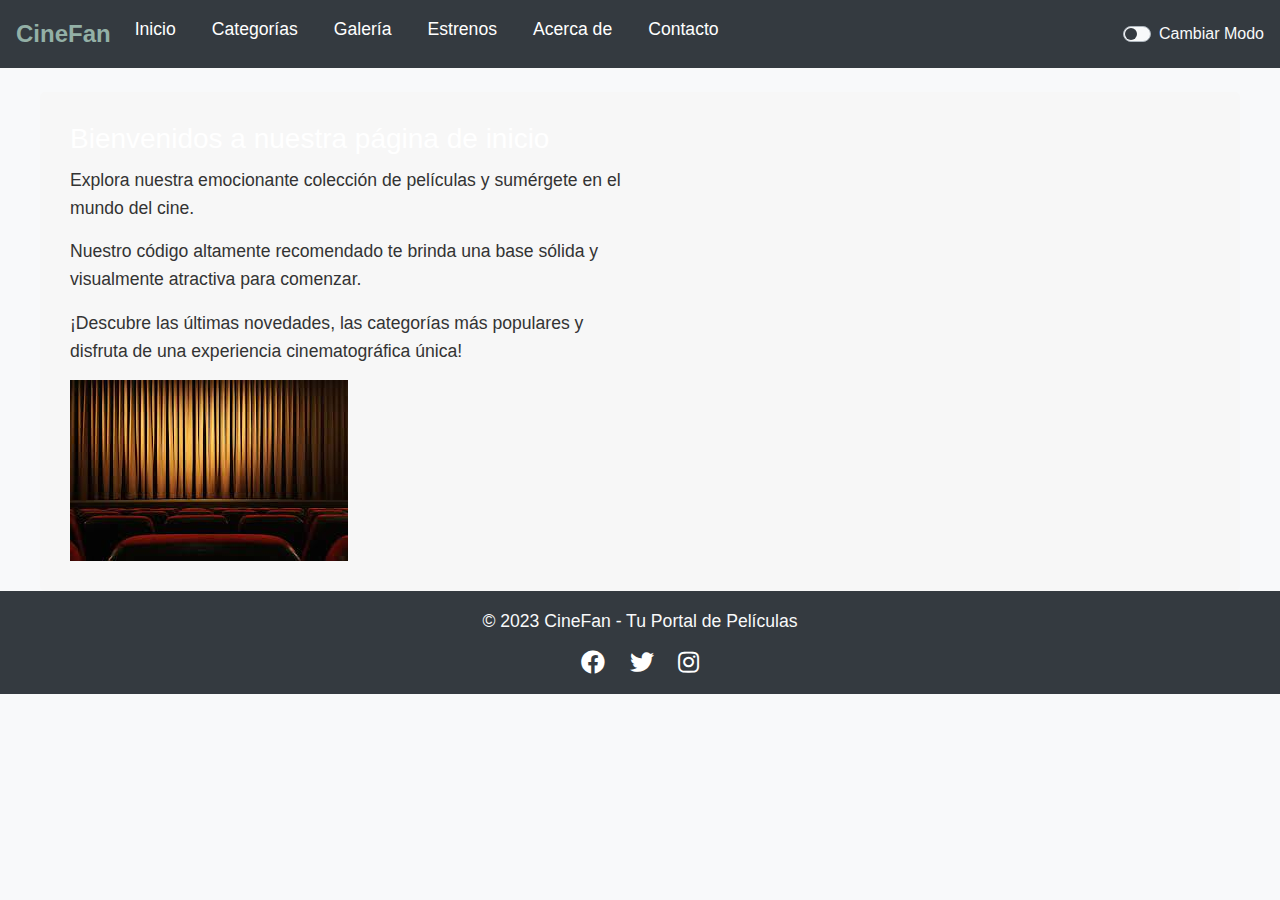
<file: index.html>
<!DOCTYPE html>
<html lang="en">

<head>
  <meta charset="UTF-8">
  <meta name="viewport" content="width=device-width, initial-scale=1.0">
  <title>CineFan - Tu Portal de Películas</title>
  <link rel="stylesheet" href="https://stackpath.bootstrapcdn.com/bootstrap/4.5.2/css/bootstrap.min.css">
  <link rel="stylesheet" href="https://cdnjs.cloudflare.com/ajax/libs/font-awesome/5.15.3/css/all.min.css">
  <link rel="stylesheet" href="style.css">
</head>

<body>

  <nav class="navbar navbar-expand-lg navbar-dark bg-dark">
    <a class="navbar-brand" href="#" style="color: rgb(147, 176, 166);">CineFan</a>

    <button class="navbar-toggler" type="button" data-toggle="collapse" data-target="#navbarNav"
      aria-controls="navbarNav" aria-expanded="false" aria-label="Toggle navigation">
      <span class="navbar-toggler-icon"></span>
    </button>

    <div class="collapse navbar-collapse" id="navbarNav">
      <ul class="navbar-nav mr-auto">
        <li class="nav-item">
          <a class="nav-link" href="index.html">Inicio</a>
        </li>
        <li class="nav-item">
          <a class="nav-link" href="categorias.html">Categorías</a>
        </li>
        <li class="nav-item">
          <a class="nav-link" href="galeria.html">Galería</a>
        </li>
        <li class="nav-item">
          <a class="nav-link" href="estrenos.html">Estrenos</a>
        </li>
        <li class="nav-item">
          <a class="nav-link" href="acerca.html">Acerca de</a>
        </li>
        <li class="nav-item">
          <a class="nav-link" href="contacto.html">Contacto</a>
        </li>
      </ul>

      <div class="custom-control custom-switch">
        <input type="checkbox" class="custom-control-input" id="darkModeToggle">
        <label class="custom-control-label text-light" for="darkModeToggle">Cambiar Modo</label>
      </div>
    </div>
  </nav>


  <div id="inicio" class="container mt-4 visible">
    <div class="row">
      <div class="col-md-6">
        <h1>Bienvenidos a nuestra página de inicio</h1>
        <p>Explora nuestra emocionante colección de películas y sumérgete en el mundo del cine.</p>
        <p>Nuestro código altamente recomendado te brinda una base sólida y visualmente atractiva para comenzar.</p>
        <p>¡Descubre las últimas novedades, las categorías más populares y disfruta de una experiencia cinematográfica única!</p>
        <div>
          <img src="inicio.jpg" class="img-fluid">
        </div>
      </div>
    </div>
  </div>  

  <footer class="bg-dark text-light text-center py-3" id="footer-index">
    <div class="container">
      <p>&copy; 2023 CineFan - Tu Portal de Películas</p>
      <div class="social-icons">
        <a href="https://www.facebook.com/tupagina" target="_blank" class="social-icon"><i
            class="fab fa-facebook"></i></a>
        <a href="https://twitter.com/tupagina" target="_blank" class="social-icon"><i class="fab fa-twitter"></i></a>
        <a href="https://www.instagram.com/tupagina" target="_blank" class="social-icon"><i
            class="fab fa-instagram"></i></a>
      </div>
    </div>
  </footer>


  <script src="https://code.jquery.com/jquery-3.5.1.slim.min.js"></script>
  <script src="https://cdn.jsdelivr.net/npm/@popperjs/core@2.9.1/dist/umd/popper.min.js"></script>
  <script src="https://stackpath.bootstrapcdn.com/bootstrap/4.5.2/js/bootstrap.min.js"></script>
  <script>
    const sections = document.querySelectorAll(".container");

    sections.forEach(section => {
      section.classList.add("hidden");
    });

    const toggleSection = (sectionId) => {
      sections.forEach(section => {
        section.classList.add("hidden");
      });

      const selectedSection = document.getElementById(sectionId);
      selectedSection.classList.remove("hidden");
    };

    const navLinks = document.querySelectorAll(".nav-link");

    navLinks.forEach(link => {
      link.addEventListener("click", (event) => {
        const target = event.target.getAttribute("href").substring(1);
        toggleSection(target);
      });
    });

    const darkModeToggle = document.getElementById("darkModeToggle");
    const body = document.body;

    darkModeToggle.addEventListener("change", () => {
      body.classList.toggle("dark-mode");
    });
  </script>
</body>

</html>
</file>
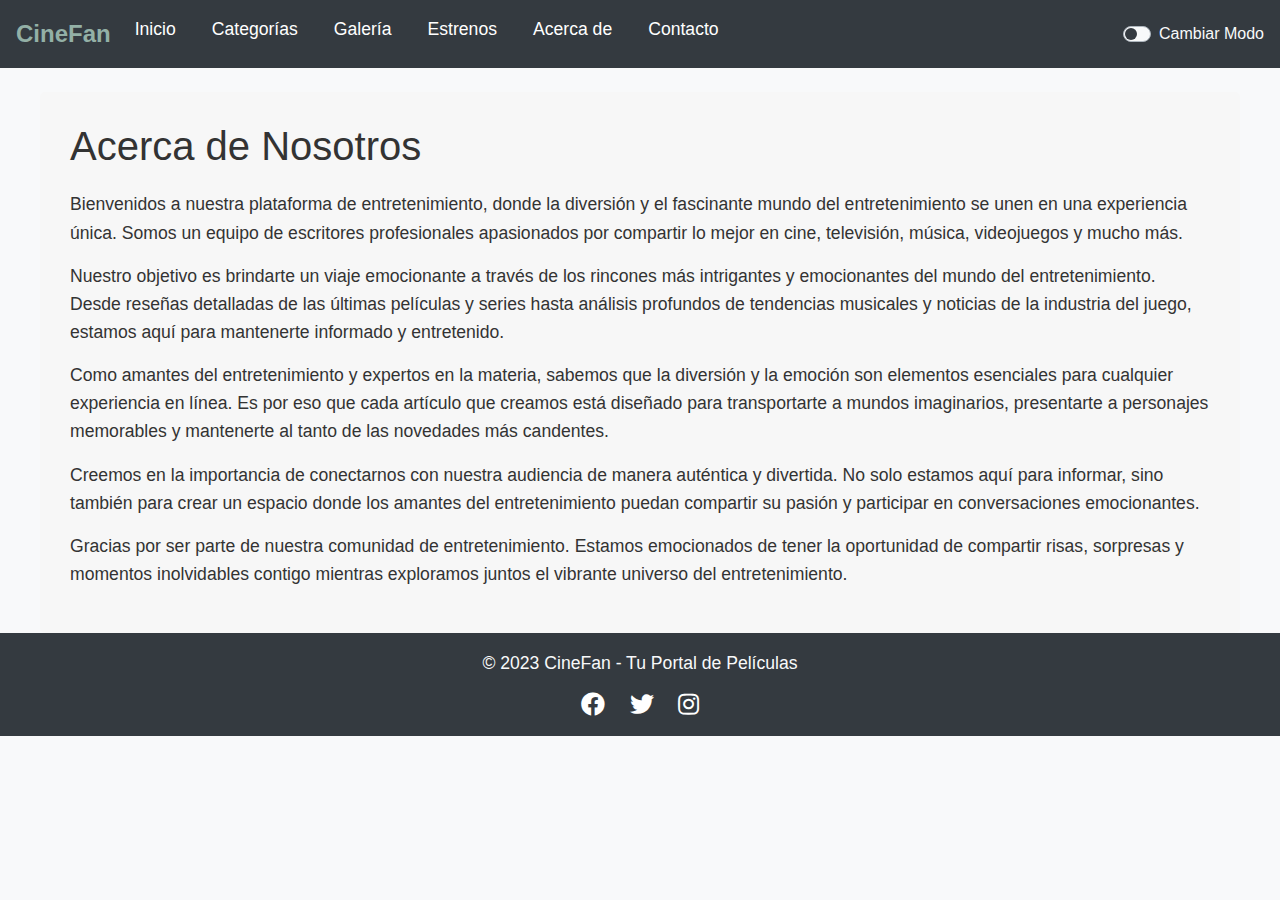
<file: acerca.html>
<!DOCTYPE html>
<html lang="en">

<head>
  <meta charset="UTF-8">
  <meta name="viewport" content="width=device-width, initial-scale=1.0">
  <title>CineFan - Tu Portal de Películas</title>
  <link rel="stylesheet" href="https://stackpath.bootstrapcdn.com/bootstrap/4.5.2/css/bootstrap.min.css">
  <link rel="stylesheet" href="https://cdnjs.cloudflare.com/ajax/libs/font-awesome/5.15.3/css/all.min.css">
  <link rel="stylesheet" href="style.css">
</head>

<body>

  <nav class="navbar navbar-expand-lg navbar-dark bg-dark">
    <a class="navbar-brand" href="#" style="color: rgb(147, 176, 166);">CineFan</a>

    <button class="navbar-toggler" type="button" data-toggle="collapse" data-target="#navbarNav"
      aria-controls="navbarNav" aria-expanded="false" aria-label="Toggle navigation">
      <span class="navbar-toggler-icon"></span>
    </button>

    <div class="collapse navbar-collapse" id="navbarNav">
      <ul class="navbar-nav mr-auto">
        <li class="nav-item">
          <a class="nav-link" href="index.html">Inicio</a>
        </li>
        <li class="nav-item">
          <a class="nav-link" href="categorias.html">Categorías</a>
        </li>
        <li class="nav-item">
          <a class="nav-link" href="galeria.html">Galería</a>
        </li>
        <li class="nav-item">
          <a class="nav-link" href="estrenos.html">Estrenos</a>
        </li>
        <li class="nav-item">
          <a class="nav-link" href="acerca.html">Acerca de</a>
        </li>
        <li class="nav-item">
          <a class="nav-link" href="contacto.html">Contacto</a>
        </li>
      </ul>

      <div class="custom-control custom-switch">
        <input type="checkbox" class="custom-control-input" id="darkModeToggle">
        <label class="custom-control-label text-light" for="darkModeToggle">Cambiar Modo</label>
      </div>
    </div>
  </nav>

  <div id="acerca" class="container mt-4 hidden">
    <h2>Acerca de Nosotros</h2>
    <p>Bienvenidos a nuestra plataforma de entretenimiento, donde la diversión y el fascinante mundo del entretenimiento
      se unen en una experiencia única. Somos un equipo de escritores profesionales apasionados por compartir lo mejor
      en cine, televisión, música, videojuegos y mucho más.</p>
    <p>Nuestro objetivo es brindarte un viaje emocionante a través de los rincones más intrigantes y emocionantes del
      mundo del entretenimiento. Desde reseñas detalladas de las últimas películas y series hasta análisis profundos de
      tendencias musicales y noticias de la industria del juego, estamos aquí para mantenerte informado y entretenido.
    </p>
    <p>Como amantes del entretenimiento y expertos en la materia, sabemos que la diversión y la emoción son elementos
      esenciales para cualquier experiencia en línea. Es por eso que cada artículo que creamos está diseñado para
      transportarte a mundos imaginarios, presentarte a personajes memorables y mantenerte al tanto de las novedades más
      candentes.</p>
    <p>Creemos en la importancia de conectarnos con nuestra audiencia de manera auténtica y divertida. No solo estamos
      aquí para informar, sino también para crear un espacio donde los amantes del entretenimiento puedan compartir su
      pasión y participar en conversaciones emocionantes.</p>
    <p>Gracias por ser parte de nuestra comunidad de entretenimiento. Estamos emocionados de tener la oportunidad de
      compartir risas, sorpresas y momentos inolvidables contigo mientras exploramos juntos el vibrante universo del
      entretenimiento.</p>
  </div>

  <footer class="bg-dark text-light text-center py-3">
    <div class="container">
      <p>&copy; 2023 CineFan - Tu Portal de Películas</p>
      <div class="social-icons">
        <a href="https://www.facebook.com/tupagina" target="_blank" class="social-icon"><i
            class="fab fa-facebook"></i></a>
        <a href="https://twitter.com/tupagina" target="_blank" class="social-icon"><i class="fab fa-twitter"></i></a>
        <a href="https://www.instagram.com/tupagina" target="_blank" class="social-icon"><i
            class="fab fa-instagram"></i></a>
      </div>
    </div>
  </footer>


  <script src="https://code.jquery.com/jquery-3.5.1.slim.min.js"></script>
  <script src="https://cdn.jsdelivr.net/npm/@popperjs/core@2.9.1/dist/umd/popper.min.js"></script>
  <script src="https://stackpath.bootstrapcdn.com/bootstrap/4.5.2/js/bootstrap.min.js"></script>
  <script>
    const sections = document.querySelectorAll(".container");

    sections.forEach(section => {
      section.classList.add("hidden");
    });

    const toggleSection = (sectionId) => {
      sections.forEach(section => {
        section.classList.add("hidden");
      });

      const selectedSection = document.getElementById(sectionId);
      selectedSection.classList.remove("hidden");
    };

    const navLinks = document.querySelectorAll(".nav-link");

    navLinks.forEach(link => {
      link.addEventListener("click", (event) => {
        const target = event.target.getAttribute("href").substring(1);
        toggleSection(target);
      });
    });

    const darkModeToggle = document.getElementById("darkModeToggle");
    const body = document.body;

    darkModeToggle.addEventListener("change", () => {
      body.classList.toggle("dark-mode");
    });
  </script>
</body>

</html>
</file>
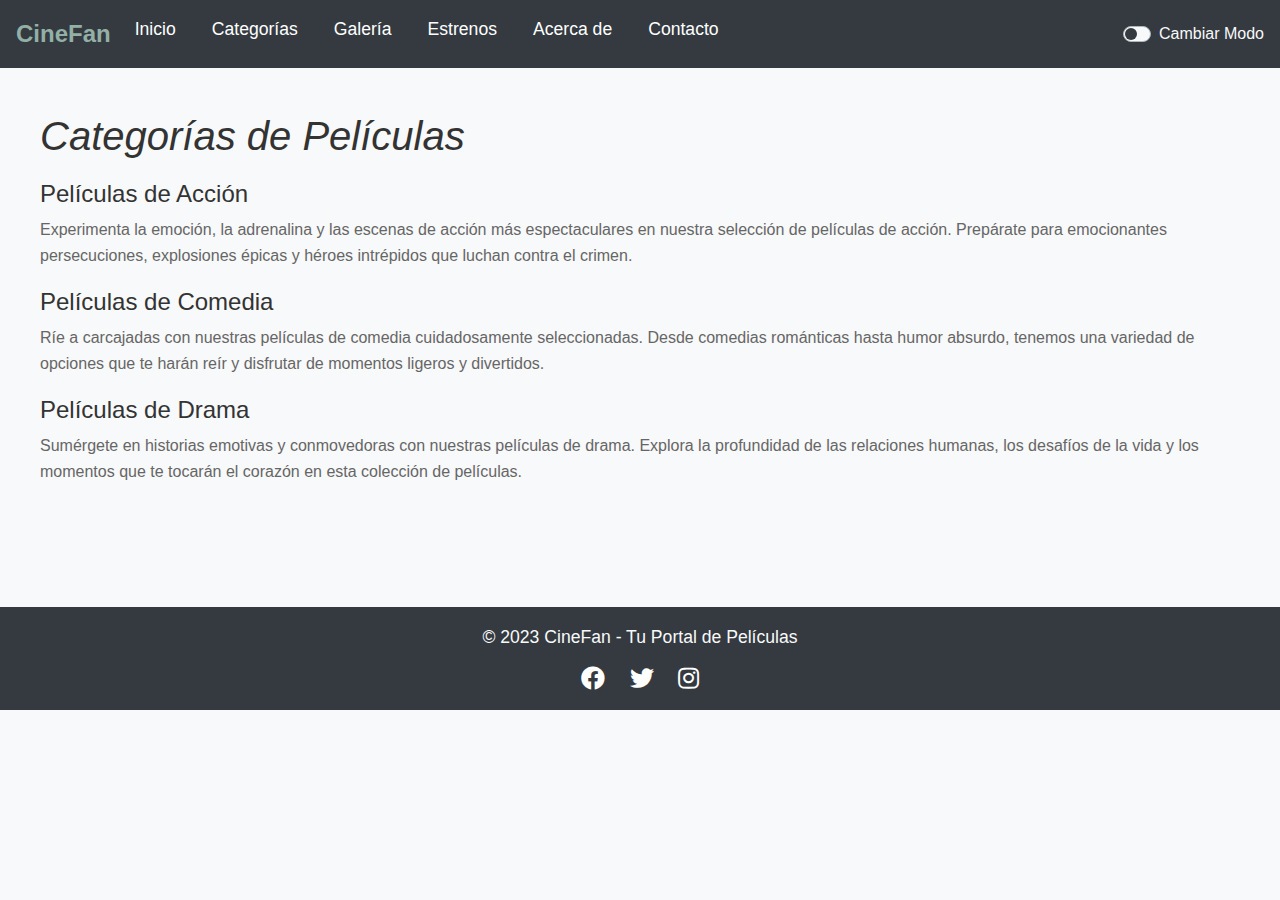
<file: categorias.html>
<!DOCTYPE html>
<html lang="en">

<head>
  <meta charset="UTF-8">
  <meta name="viewport" content="width=device-width, initial-scale=1.0">
  <title>CineFan - Tu Portal de Películas</title>
  <link rel="stylesheet" href="https://stackpath.bootstrapcdn.com/bootstrap/4.5.2/css/bootstrap.min.css">
  <link rel="stylesheet" href="https://cdnjs.cloudflare.com/ajax/libs/font-awesome/5.15.3/css/all.min.css">
  <link rel="stylesheet" href="style.css">
</head>

<body>

  <nav class="navbar navbar-expand-lg navbar-dark bg-dark">
    <a class="navbar-brand" href="#" style="color: rgb(147, 176, 166);">CineFan</a>

    <button class="navbar-toggler" type="button" data-toggle="collapse" data-target="#navbarNav"
      aria-controls="navbarNav" aria-expanded="false" aria-label="Toggle navigation">
      <span class="navbar-toggler-icon"></span>
    </button>

    <div class="collapse navbar-collapse" id="navbarNav">
        <ul class="navbar-nav mr-auto">
            <li class="nav-item">
              <a class="nav-link" href="index.html">Inicio</a>
            </li>
            <li class="nav-item">
              <a class="nav-link" href="categorias.html">Categorías</a>
            </li>
            <li class="nav-item">
              <a class="nav-link" href="galeria.html">Galería</a>
            </li>
            <li class="nav-item">
              <a class="nav-link" href="estrenos.html">Estrenos</a>
            </li>
            <li class="nav-item">
              <a class="nav-link" href="acerca.html">Acerca de</a>
            </li>
            <li class="nav-item">
              <a class="nav-link" href="contacto.html">Contacto</a>
            </li>
          </ul>

      <div class="custom-control custom-switch">
        <input type="checkbox" class="custom-control-input" id="darkModeToggle">
        <label class="custom-control-label text-light" for="darkModeToggle">Cambiar Modo</label>
      </div>
    </div>
  </nav>

  <div id="categorias" class="container mt-4 hidden">
    <b><i><h2>Categorías de Películas</h2></i></b>
    <ul>
      <li>
        <h3>Películas de Acción</h3>
        <p>Experimenta la emoción, la adrenalina y las escenas de acción más espectaculares en nuestra selección de películas de acción. Prepárate para emocionantes persecuciones, explosiones épicas y héroes intrépidos que luchan contra el crimen.</p>
      </li>
      <li>
        <h3>Películas de Comedia</h3>
        <p>Ríe a carcajadas con nuestras películas de comedia cuidadosamente seleccionadas. Desde comedias románticas hasta humor absurdo, tenemos una variedad de opciones que te harán reír y disfrutar de momentos ligeros y divertidos.</p>
      </li>
      <li>
        <h3>Películas de Drama</h3>
        <p>Sumérgete en historias emotivas y conmovedoras con nuestras películas de drama. Explora la profundidad de las relaciones humanas, los desafíos de la vida y los momentos que te tocarán el corazón en esta colección de películas.</p>
      </li>
    </ul>
  </div>
  

  <footer class="bg-dark text-light text-center py-3">
    <div class="container">
      <p>&copy; 2023 CineFan - Tu Portal de Películas</p>
      <div class="social-icons">
        <a href="https://www.facebook.com/tupagina" target="_blank" class="social-icon"><i
            class="fab fa-facebook"></i></a>
        <a href="https://twitter.com/tupagina" target="_blank" class="social-icon"><i class="fab fa-twitter"></i></a>
        <a href="https://www.instagram.com/tupagina" target="_blank" class="social-icon"><i
            class="fab fa-instagram"></i></a>
      </div>
    </div>
  </footer>


  <script src="https://code.jquery.com/jquery-3.5.1.slim.min.js"></script>
  <script src="https://cdn.jsdelivr.net/npm/@popperjs/core@2.9.1/dist/umd/popper.min.js"></script>
  <script src="https://stackpath.bootstrapcdn.com/bootstrap/4.5.2/js/bootstrap.min.js"></script>
  <script>
    const sections = document.querySelectorAll(".container");

    sections.forEach(section => {
      section.classList.add("hidden");
    });

    const toggleSection = (sectionId) => {
      sections.forEach(section => {
        section.classList.add("hidden");
      });

      const selectedSection = document.getElementById(sectionId);
      selectedSection.classList.remove("hidden");
    };

    const navLinks = document.querySelectorAll(".nav-link");

    navLinks.forEach(link => {
      link.addEventListener("click", (event) => {
        const target = event.target.getAttribute("href").substring(1);
        toggleSection(target);
      });
    });

    const darkModeToggle = document.getElementById("darkModeToggle");
    const body = document.body;

    darkModeToggle.addEventListener("change", () => {
      body.classList.toggle("dark-mode");
    });
  </script>
</body>

</html>
</file>
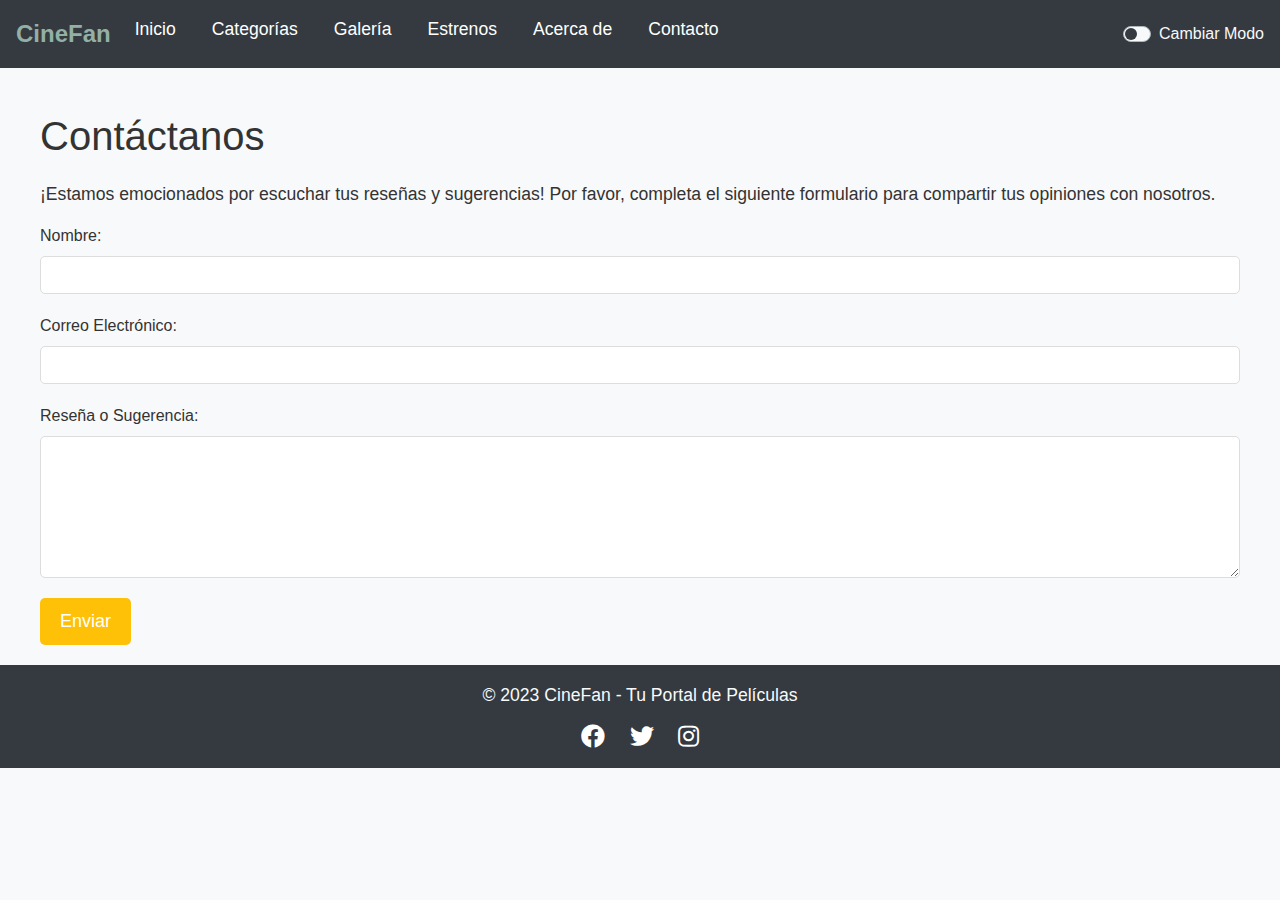
<file: contacto.html>
<!DOCTYPE html>
<html lang="en">

<head>
  <meta charset="UTF-8">
  <meta name="viewport" content="width=device-width, initial-scale=1.0">
  <title>CineFan - Tu Portal de Películas</title>
  <link rel="stylesheet" href="https://stackpath.bootstrapcdn.com/bootstrap/4.5.2/css/bootstrap.min.css">
  <link rel="stylesheet" href="https://cdnjs.cloudflare.com/ajax/libs/font-awesome/5.15.3/css/all.min.css">
  <link rel="stylesheet" href="style.css">
</head>

<body>

  <nav class="navbar navbar-expand-lg navbar-dark bg-dark">
    <a class="navbar-brand" href="#" style="color: rgb(147, 176, 166);">CineFan</a>

    <button class="navbar-toggler" type="button" data-toggle="collapse" data-target="#navbarNav"
      aria-controls="navbarNav" aria-expanded="false" aria-label="Toggle navigation">
      <span class="navbar-toggler-icon"></span>
    </button>

    <div class="collapse navbar-collapse" id="navbarNav">
      <ul class="navbar-nav mr-auto">
        <li class="nav-item">
          <a class="nav-link" href="index.html">Inicio</a>
        </li>
        <li class="nav-item">
          <a class="nav-link" href="categorias.html">Categorías</a>
        </li>
        <li class="nav-item">
          <a class="nav-link" href="galeria.html">Galería</a>
        </li>
        <li class="nav-item">
          <a class="nav-link" href="estrenos.html">Estrenos</a>
        </li>
        <li class="nav-item">
          <a class="nav-link" href="acerca.html">Acerca de</a>
        </li>
        <li class="nav-item">
          <a class="nav-link" href="contacto.html">Contacto</a>
        </li>
      </ul>

      <div class="custom-control custom-switch">
        <input type="checkbox" class="custom-control-input" id="darkModeToggle">
        <label class="custom-control-label text-light" for="darkModeToggle">Cambiar Modo</label>
      </div>
    </div>
  </nav>

  <div id="contacto" class="container mt-4 hidden">
    <h2>Contáctanos</h2>
    <p>¡Estamos emocionados por escuchar tus reseñas y sugerencias! Por favor, completa el siguiente formulario para
      compartir tus opiniones con nosotros.</p>

    <form action="#" method="post">
      <div class="form-group">
        <label for="nombre">Nombre:</label>
        <input type="text" class="form-control" id="nombre" name="nombre" required>
      </div>

      <div class="form-group">
        <label for="email">Correo Electrónico:</label>
        <input type="email" class="form-control" id="email" name="email" required>
      </div>

      <div class="form-group">
        <label for="reseña">Reseña o Sugerencia:</label>
        <textarea class="form-control" id="reseña" name="reseña" rows="5" required></textarea>
      </div>

      <button type="submit" class="btn btn-primary">Enviar</button>
    </form>
  </div>

  <footer class="bg-dark text-light text-center py-3">
    <div class="container">
      <p>&copy; 2023 CineFan - Tu Portal de Películas</p>
      <div class="social-icons">
        <a href="https://www.facebook.com/tupagina" target="_blank" class="social-icon"><i
            class="fab fa-facebook"></i></a>
        <a href="https://twitter.com/tupagina" target="_blank" class="social-icon"><i class="fab fa-twitter"></i></a>
        <a href="https://www.instagram.com/tupagina" target="_blank" class="social-icon"><i
            class="fab fa-instagram"></i></a>
      </div>
    </div>
  </footer>


  <script src="https://code.jquery.com/jquery-3.5.1.slim.min.js"></script>
  <script src="https://cdn.jsdelivr.net/npm/@popperjs/core@2.9.1/dist/umd/popper.min.js"></script>
  <script src="https://stackpath.bootstrapcdn.com/bootstrap/4.5.2/js/bootstrap.min.js"></script>
  <script>
    const sections = document.querySelectorAll(".container");

    sections.forEach(section => {
      section.classList.add("hidden");
    });

    const toggleSection = (sectionId) => {
      sections.forEach(section => {
        section.classList.add("hidden");
      });

      const selectedSection = document.getElementById(sectionId);
      selectedSection.classList.remove("hidden");
    };

    const navLinks = document.querySelectorAll(".nav-link");

    navLinks.forEach(link => {
      link.addEventListener("click", (event) => {
        const target = event.target.getAttribute("href").substring(1);
        toggleSection(target);
      });
    });

    const darkModeToggle = document.getElementById("darkModeToggle");
    const body = document.body;

    darkModeToggle.addEventListener("change", () => {
      body.classList.toggle("dark-mode");
    });
  </script>
</body>

</html>
</file>
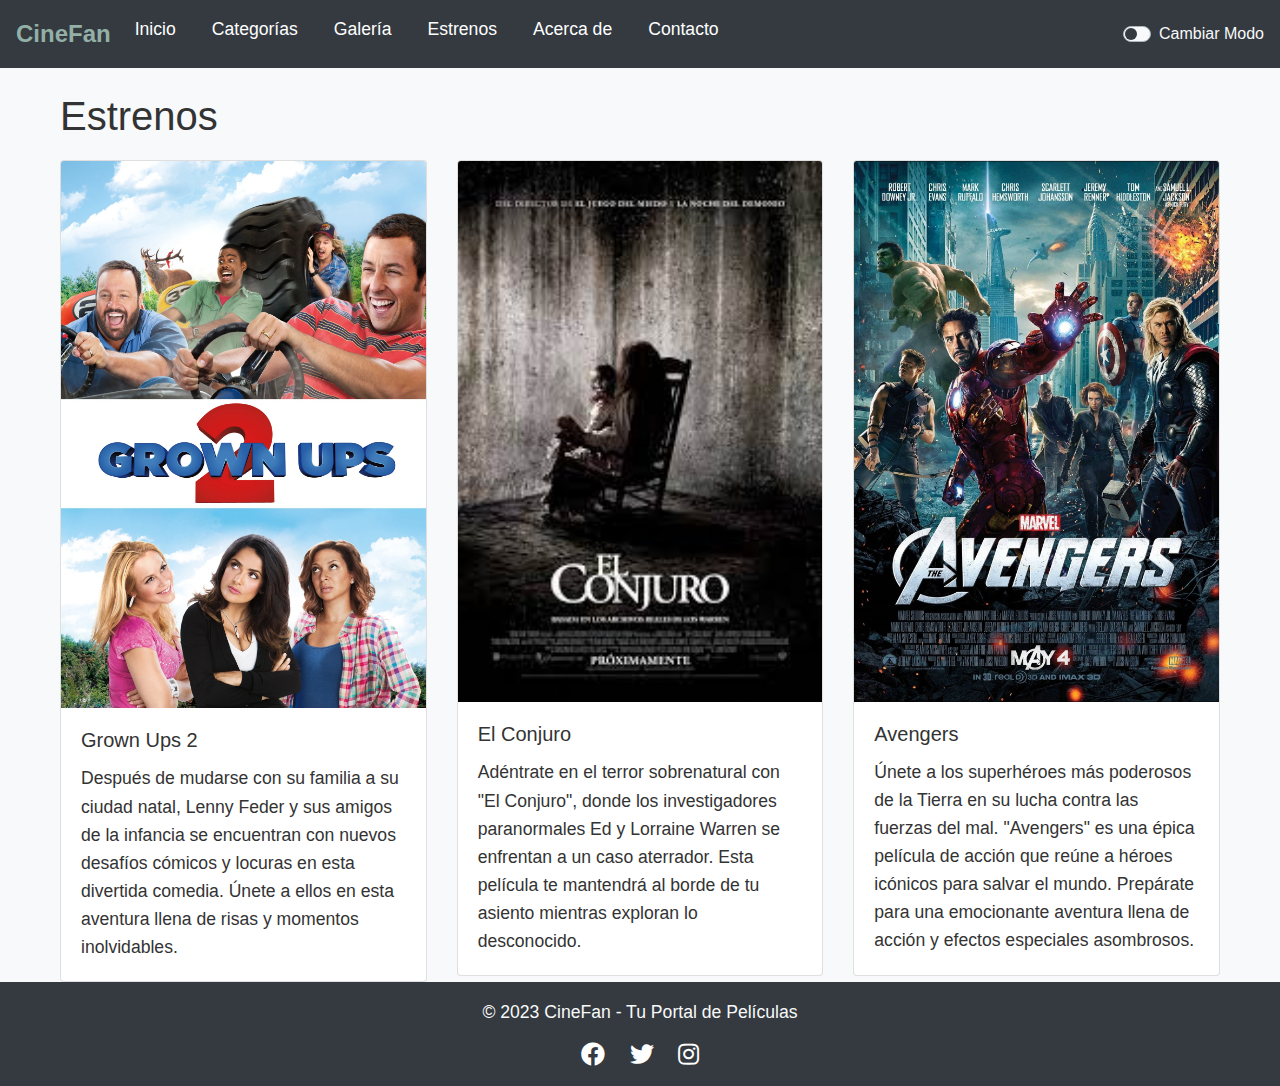
<file: estrenos.html>
<!DOCTYPE html>
<html lang="en">

<head>
  <meta charset="UTF-8">
  <meta name="viewport" content="width=device-width, initial-scale=1.0">
  <title>CineFan - Tu Portal de Películas</title>
  <link rel="stylesheet" href="https://stackpath.bootstrapcdn.com/bootstrap/4.5.2/css/bootstrap.min.css">
  <link rel="stylesheet" href="https://cdnjs.cloudflare.com/ajax/libs/font-awesome/5.15.3/css/all.min.css">
  <link rel="stylesheet" href="style.css">
</head>

<body>

  <nav class="navbar navbar-expand-lg navbar-dark bg-dark">
    <a class="navbar-brand" href="#" style="color: rgb(147, 176, 166);">CineFan</a>

    <button class="navbar-toggler" type="button" data-toggle="collapse" data-target="#navbarNav"
      aria-controls="navbarNav" aria-expanded="false" aria-label="Toggle navigation">
      <span class="navbar-toggler-icon"></span>
    </button>

    <div class="collapse navbar-collapse" id="navbarNav">
        <ul class="navbar-nav mr-auto">
            <li class="nav-item">
              <a class="nav-link" href="index.html">Inicio</a>
            </li>
            <li class="nav-item">
              <a class="nav-link" href="categorias.html">Categorías</a>
            </li>
            <li class="nav-item">
              <a class="nav-link" href="galeria.html">Galería</a>
            </li>
            <li class="nav-item">
              <a class="nav-link" href="estrenos.html">Estrenos</a>
            </li>
            <li class="nav-item">
              <a class="nav-link" href="acerca.html">Acerca de</a>
            </li>
            <li class="nav-item">
              <a class="nav-link" href="contacto.html">Contacto</a>
            </li>
          </ul>

      <div class="custom-control custom-switch">
        <input type="checkbox" class="custom-control-input" id="darkModeToggle">
        <label class="custom-control-label text-light" for="darkModeToggle">Cambiar Modo</label>
      </div>
    </div>
  </nav>

  <div id="estrenos" class="container mt-4 hidden">
    <h2>Estrenos</h2>
    <div class="row">
      <div class="col-md-4">
        <div class="card">
          <img src="Grown_Ups_2.jpg" class="card-img-top" alt="Grown Ups 2">
          <div class="card-body">
            <h5 class="card-title">Grown Ups 2</h5>
            <p class="card-text">Después de mudarse con su familia a su ciudad natal, Lenny Feder y sus amigos de la
              infancia se encuentran con nuevos desafíos cómicos y locuras en esta divertida comedia. Únete a ellos en
              esta aventura llena de risas y momentos inolvidables.</p>
          </div>
        </div>
      </div>
      <div class="col-md-4">
        <div class="card">
          <img src="ElConjuro.jpg" class="card-img-top" alt="El Conjuro">
          <div class="card-body">
            <h5 class="card-title">El Conjuro</h5>
            <p class="card-text">Adéntrate en el terror sobrenatural con "El Conjuro", donde los investigadores
              paranormales Ed y Lorraine Warren se enfrentan a un caso aterrador. Esta película te mantendrá al borde de
              tu asiento mientras exploran lo desconocido.</p>
          </div>
        </div>
      </div>
      <div class="col-md-4">
        <div class="card">
          <img src="The_Avengers.jpg" class="card-img-top" alt="Avengers">
          <div class="card-body">
            <h5 class="card-title">Avengers</h5>
            <p class="card-text">Únete a los superhéroes más poderosos de la Tierra en su lucha contra las fuerzas del
              mal. "Avengers" es una épica película de acción que reúne a héroes icónicos para salvar el mundo.
              Prepárate para una emocionante aventura llena de acción y efectos especiales asombrosos.</p>
          </div>
        </div>
      </div>
    </div>
  </div>

  <footer class="bg-dark text-light text-center py-3">
    <div class="container">
      <p>&copy; 2023 CineFan - Tu Portal de Películas</p>
      <div class="social-icons">
        <a href="https://www.facebook.com/tupagina" target="_blank" class="social-icon"><i
            class="fab fa-facebook"></i></a>
        <a href="https://twitter.com/tupagina" target="_blank" class="social-icon"><i class="fab fa-twitter"></i></a>
        <a href="https://www.instagram.com/tupagina" target="_blank" class="social-icon"><i
            class="fab fa-instagram"></i></a>
      </div>
    </div>
  </footer>


  <script src="https://code.jquery.com/jquery-3.5.1.slim.min.js"></script>
  <script src="https://cdn.jsdelivr.net/npm/@popperjs/core@2.9.1/dist/umd/popper.min.js"></script>
  <script src="https://stackpath.bootstrapcdn.com/bootstrap/4.5.2/js/bootstrap.min.js"></script>
  <script>
    const sections = document.querySelectorAll(".container");

    sections.forEach(section => {
      section.classList.add("hidden");
    });

    const toggleSection = (sectionId) => {
      sections.forEach(section => {
        section.classList.add("hidden");
      });

      const selectedSection = document.getElementById(sectionId);
      selectedSection.classList.remove("hidden");
    };

    const navLinks = document.querySelectorAll(".nav-link");

    navLinks.forEach(link => {
      link.addEventListener("click", (event) => {
        const target = event.target.getAttribute("href").substring(1);
        toggleSection(target);
      });
    });

    const darkModeToggle = document.getElementById("darkModeToggle");
    const body = document.body;

    darkModeToggle.addEventListener("change", () => {
      body.classList.toggle("dark-mode");
    });
  </script>
</body>

</html>
</file>
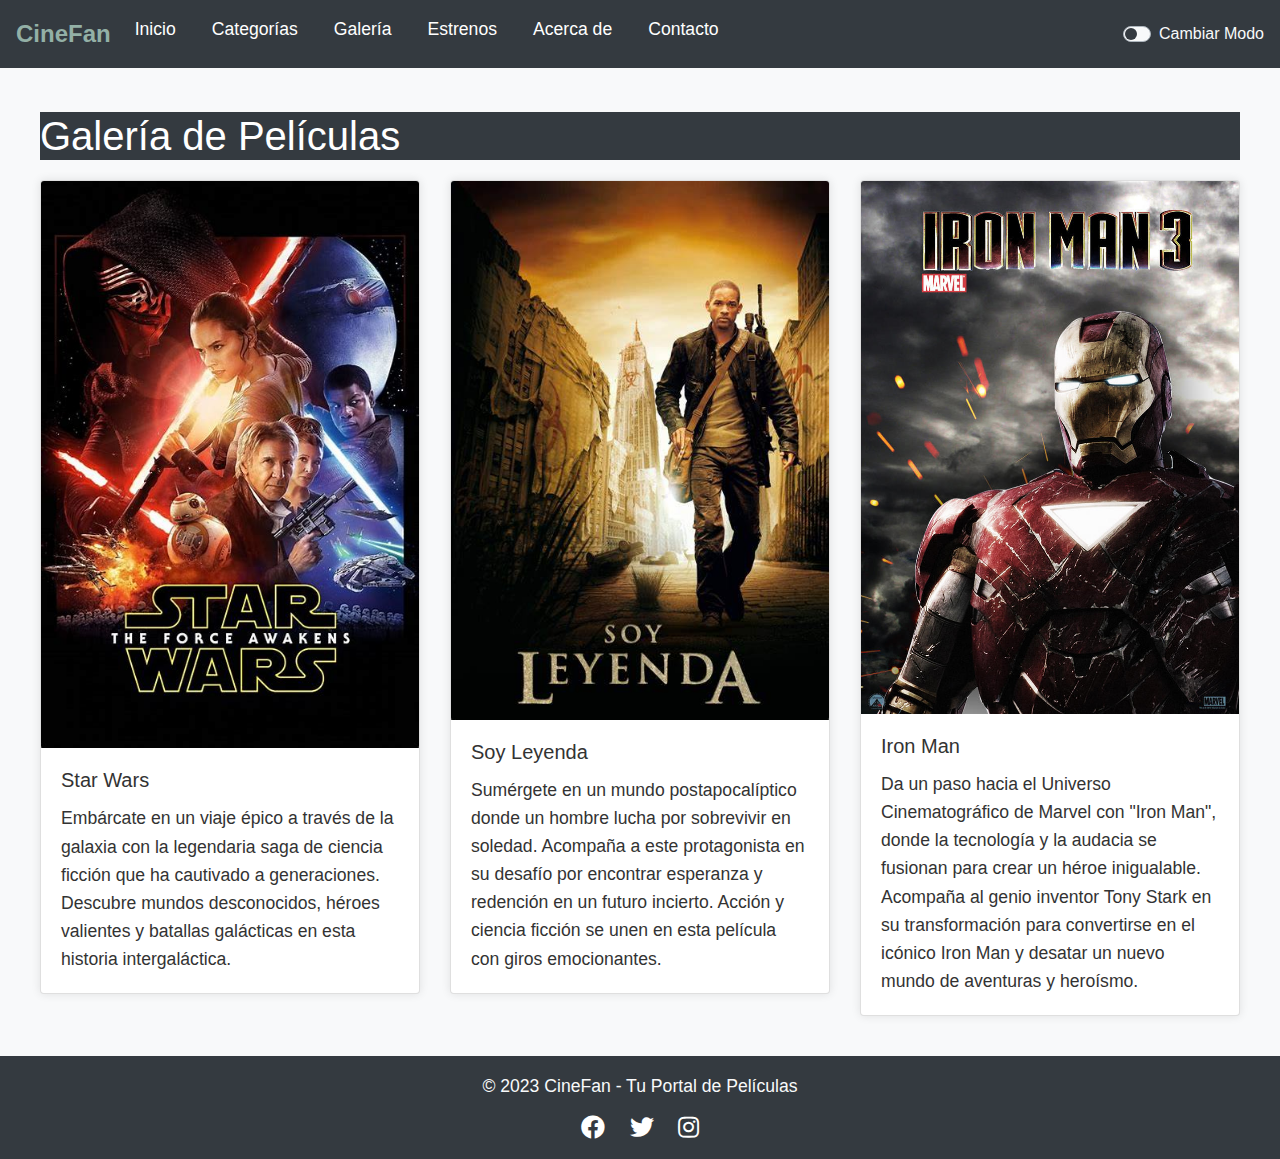
<file: galeria.html>
<!DOCTYPE html>
<html lang="en">

<head>
  <meta charset="UTF-8">
  <meta name="viewport" content="width=device-width, initial-scale=1.0">
  <title>CineFan - Tu Portal de Películas</title>
  <link rel="stylesheet" href="https://stackpath.bootstrapcdn.com/bootstrap/4.5.2/css/bootstrap.min.css">
  <link rel="stylesheet" href="https://cdnjs.cloudflare.com/ajax/libs/font-awesome/5.15.3/css/all.min.css">
  <link rel="stylesheet" href="style.css">
</head>

<body>

  <nav class="navbar navbar-expand-lg navbar-dark bg-dark">
    <a class="navbar-brand" href="#" style="color: rgb(147, 176, 166);">CineFan</a>

    <button class="navbar-toggler" type="button" data-toggle="collapse" data-target="#navbarNav"
      aria-controls="navbarNav" aria-expanded="false" aria-label="Toggle navigation">
      <span class="navbar-toggler-icon"></span>
    </button>

    <div class="collapse navbar-collapse" id="navbarNav">
      <ul class="navbar-nav mr-auto">
        <li class="nav-item">
          <a class="nav-link" href="index.html">Inicio</a>
        </li>
        <li class="nav-item">
          <a class="nav-link" href="categorias.html">Categorías</a>
        </li>
        <li class="nav-item">
          <a class="nav-link" href="galeria.html">Galería</a>
        </li>
        <li class="nav-item">
          <a class="nav-link" href="estrenos.html">Estrenos</a>
        </li>
        <li class="nav-item">
          <a class="nav-link" href="acerca.html">Acerca de</a>
        </li>
        <li class="nav-item">
          <a class="nav-link" href="contacto.html">Contacto</a>
        </li>
      </ul>

      <div class="custom-control custom-switch">
        <input type="checkbox" class="custom-control-input" id="darkModeToggle">
        <label class="custom-control-label text-light" for="darkModeToggle">Cambiar Modo</label>
      </div>
    </div>
  </nav>

  <div id="galeria" class="container mt-4 hidden">
    <h2 class="dark-mode">Galería de Películas</h2>
    <div class="row">
      <div class="col-md-4">
        <div class="card">
          <img src="StarWars.jpg" class="card-img-top" alt="Star Wars">
          <div class="card-body text-dark-mode">
            <h5 class="card-title">Star Wars</h5>
            <p class="card-text">Embárcate en un viaje épico a través de la galaxia con la legendaria saga de ciencia
              ficción que ha cautivado a generaciones. Descubre mundos desconocidos, héroes valientes y batallas
              galácticas en esta historia intergaláctica.</p>
          </div>
        </div>
      </div>
      <div class="col-md-4">
        <div class="card">
          <img src="SoyLeyenga.jpg" class="card-img-top" alt="Soy Leyenda">
          <div class="card-body text-dark-mode">
            <h5 class="card-title">Soy Leyenda</h5>
            <p class="card-text">Sumérgete en un mundo postapocalíptico donde un hombre lucha por sobrevivir en soledad.
              Acompaña a este protagonista en su desafío por encontrar esperanza y redención en un futuro incierto.
              Acción y ciencia ficción se unen en esta película con giros emocionantes.</p>
          </div>
        </div>
      </div>
      <div class="col-md-4">
        <div class="card">
          <img src="IronMan.jpg" class="card-img-top" alt="Iron Man">
          <div class="card-body">
            <h5 class="card-title text-dark-mode">Iron Man</h5>
            <p class="card-text">Da un paso hacia el Universo Cinematográfico de Marvel con "Iron Man", donde la
              tecnología y la audacia se fusionan para crear un héroe inigualable. Acompaña al genio inventor Tony Stark
              en su transformación para convertirse en el icónico Iron Man y desatar un nuevo mundo de aventuras y
              heroísmo.</p>
          </div>
        </div>
      </div>
    </div>
  </div>

  <footer class="bg-dark text-light text-center py-3">
    <div class="container">
      <p>&copy; 2023 CineFan - Tu Portal de Películas</p>
      <div class="social-icons">
        <a href="https://www.facebook.com/tupagina" target="_blank" class="social-icon"><i
            class="fab fa-facebook"></i></a>
        <a href="https://twitter.com/tupagina" target="_blank" class="social-icon"><i class="fab fa-twitter"></i></a>
        <a href="https://www.instagram.com/tupagina" target="_blank" class="social-icon"><i
            class="fab fa-instagram"></i></a>
      </div>
    </div>
  </footer>


  <script src="https://code.jquery.com/jquery-3.5.1.slim.min.js"></script>
  <script src="https://cdn.jsdelivr.net/npm/@popperjs/core@2.9.1/dist/umd/popper.min.js"></script>
  <script src="https://stackpath.bootstrapcdn.com/bootstrap/4.5.2/js/bootstrap.min.js"></script>
  <script>
    const sections = document.querySelectorAll(".container");

    sections.forEach(section => {
      section.classList.add("hidden");
    });

    const toggleSection = (sectionId) => {
      sections.forEach(section => {
        section.classList.add("hidden");
      });

      const selectedSection = document.getElementById(sectionId);
      selectedSection.classList.remove("hidden");
    };

    const navLinks = document.querySelectorAll(".nav-link");

    navLinks.forEach(link => {
      link.addEventListener("click", (event) => {
        const target = event.target.getAttribute("href").substring(1);
        toggleSection(target);
      });
    });

    const darkModeToggle = document.getElementById("darkModeToggle");
    const body = document.body;

    darkModeToggle.addEventListener("change", () => {
      body.classList.toggle("dark-mode");
    });
  </script>
</body>

</html>
</file>
<file: style.css>
/* Estilos generales */
body {
    font-family: Arial, sans-serif;
    transition: background-color 0.3s, color 0.3s;
    background-color: #f8f9fa;
    color: #333;
  }
  .navbar-brand {
    font-size: 1.5rem;
    font-weight: bold;
  }
  .navbar-nav .nav-link {
    font-size: 1.1rem;
  }
  
  /* Estilos para las secciones */
  #inicio, #categorias, #galeria, #acerca, #contacto {
    padding: 20px 0;
  }
  h2 {
    font-size: 2.5rem;
    margin-bottom: 20px;
  }
  p {
    font-size: 1.1rem;
    line-height: 1.6;
    margin-bottom: 15px;
  }
  ul {
    list-style: none;
    font-size: 1.1rem;
    padding-left: 0;
  }
  li {
    margin-bottom: 10px;
  }
  .card-img-top {
    max-width: 100%;
    height: auto;
  }
  
  /* Estilos para el modo oscuro */
  .dark-mode body {
    background-color: #343a40;
    color: #fff;
  }
  .dark-mode .navbar-nav .nav-link {
    color: #fff;
  }
  .dark-mode .navbar-dark .navbar-toggler-icon {
    background-color: #fff;
  }
  .custom-control-input:checked ~ .custom-control-label::before {
    background-color: white;
    border-color: white;
  }
  .custom-control-label.text-light {
    color: white;
  }
  .navbar-dark .navbar-nav .nav-link {
    color: #fff;
  }
  .custom-switch .custom-control-input:checked ~ .custom-control-label::before {
    background-color: #343a40;
  }
  .custom-switch .custom-control-label::before {
    background-color: #f8f9fa;
  }
  .custom-switch .custom-control-label::after {
    background-color: #343a40;
  }
  .custom-switch .custom-control-input:focus ~ .custom-control-label::before {
    box-shadow: 0 0 0 0.2rem rgba(52, 58, 64, 0.25);
  }
  .dark-mode {
    background-color: #343a40;
    color: #fff;
  }
  .dark-mode .card-body {
    background-color: #343a40;
    color: #fff;
  }
  
  /* Estilos específicos para la página de inicio en modo oscuro */
  .dark-mode #inicio {
    background-color: #1b1b1b;
  }
  
  /* Estilos específicos para la sección "Acerca de" en modo oscuro */
  .dark-mode #acerca {
    background-color: #1b1b1b;
    color: #fff;
    border-radius: 5px;
  }
  

  .navbar {
    margin-bottom: 20px;
  }
  h1 {
    font-size: 28px;
    margin-bottom: 10px;
  }
  .nav-link {
    font-size: 18px;
    margin-right: 20px;
    color: #fff;
    transition: color 0.3s ease-in-out;
  }
  .nav-link:hover {
    color: #ffc107;
  }
  #inicio {
    padding: 30px;
    background-color: #f7f7f7;
    border-radius: 5px;
  }
  #categorias ul {
    list-style-type: none;
    font-size: 18px;
  }
  #galeria .card {
    margin-bottom: 20px;
    box-shadow: 0px 0px 10px rgba(0, 0, 0, 0.1);
  }
  #acerca {
    padding: 30px;
    background-color: #f7f7f7;
    border-radius: 5px;
  }
  .form-group {
    margin-bottom: 20px;
  }
  .form-control {
    width: 100%;
    padding: 10px;
    border: 1px solid #ddd;
    border-radius: 5px;
    font-size: 16px;
  }
  .btn-primary {
    background-color: #ffc107;
    border: none;
    padding: 10px 20px;
    font-size: 18px;
    border-radius: 5px;
    cursor: pointer;
  }
  .btn-primary:hover {
    background-color: #ffca3a;
  }
  
  /* Estilos generales para los contenedores */
  .container {
    max-width: 1200px;
    margin: 0 auto;
    padding: 0 20px;
  }
  
  /* Estilos para hacer los iconos de redes sociales más grandes */
.social-icons .fab {
  font-size: 24px;
}

.social-icons .social-icon {
  color: #fff; 
  margin: 0 10px;
  text-decoration: none; 
}

.social-icons .social-icon:hover {
  color: #ffc107; 
}

/* Estilos para las descripciones de categorías de películas */
#categorias li {
  margin-bottom: 20px;
}

#categorias h3 {
  font-size: 24px;
  color: #333; /* Color del texto */
}

#categorias p {
  font-size: 16px;
  color: #666; /* Color del texto */
}

#categorias  {
  padding-bottom: 8%;
}

 /* Estilos específicos para la sección "Acerca de" en modo oscuro */
 .dark-mode #categorias {
  background-color: #1b1b1b;
  color: #fff;
  border-radius: 5px;
}
.dark-mode #categorias p, h1{
  color: #fff;
}

.dark-mode #categorias h3{
  color: #7ac7ce;
}

.image-interface {
  max-width: 100%; 
  height: auto;
}

#footer-index{
  padding-top: 100%;
}

.img-fluid{
  max-width: 100%;
  height: auto;
}
</file>
